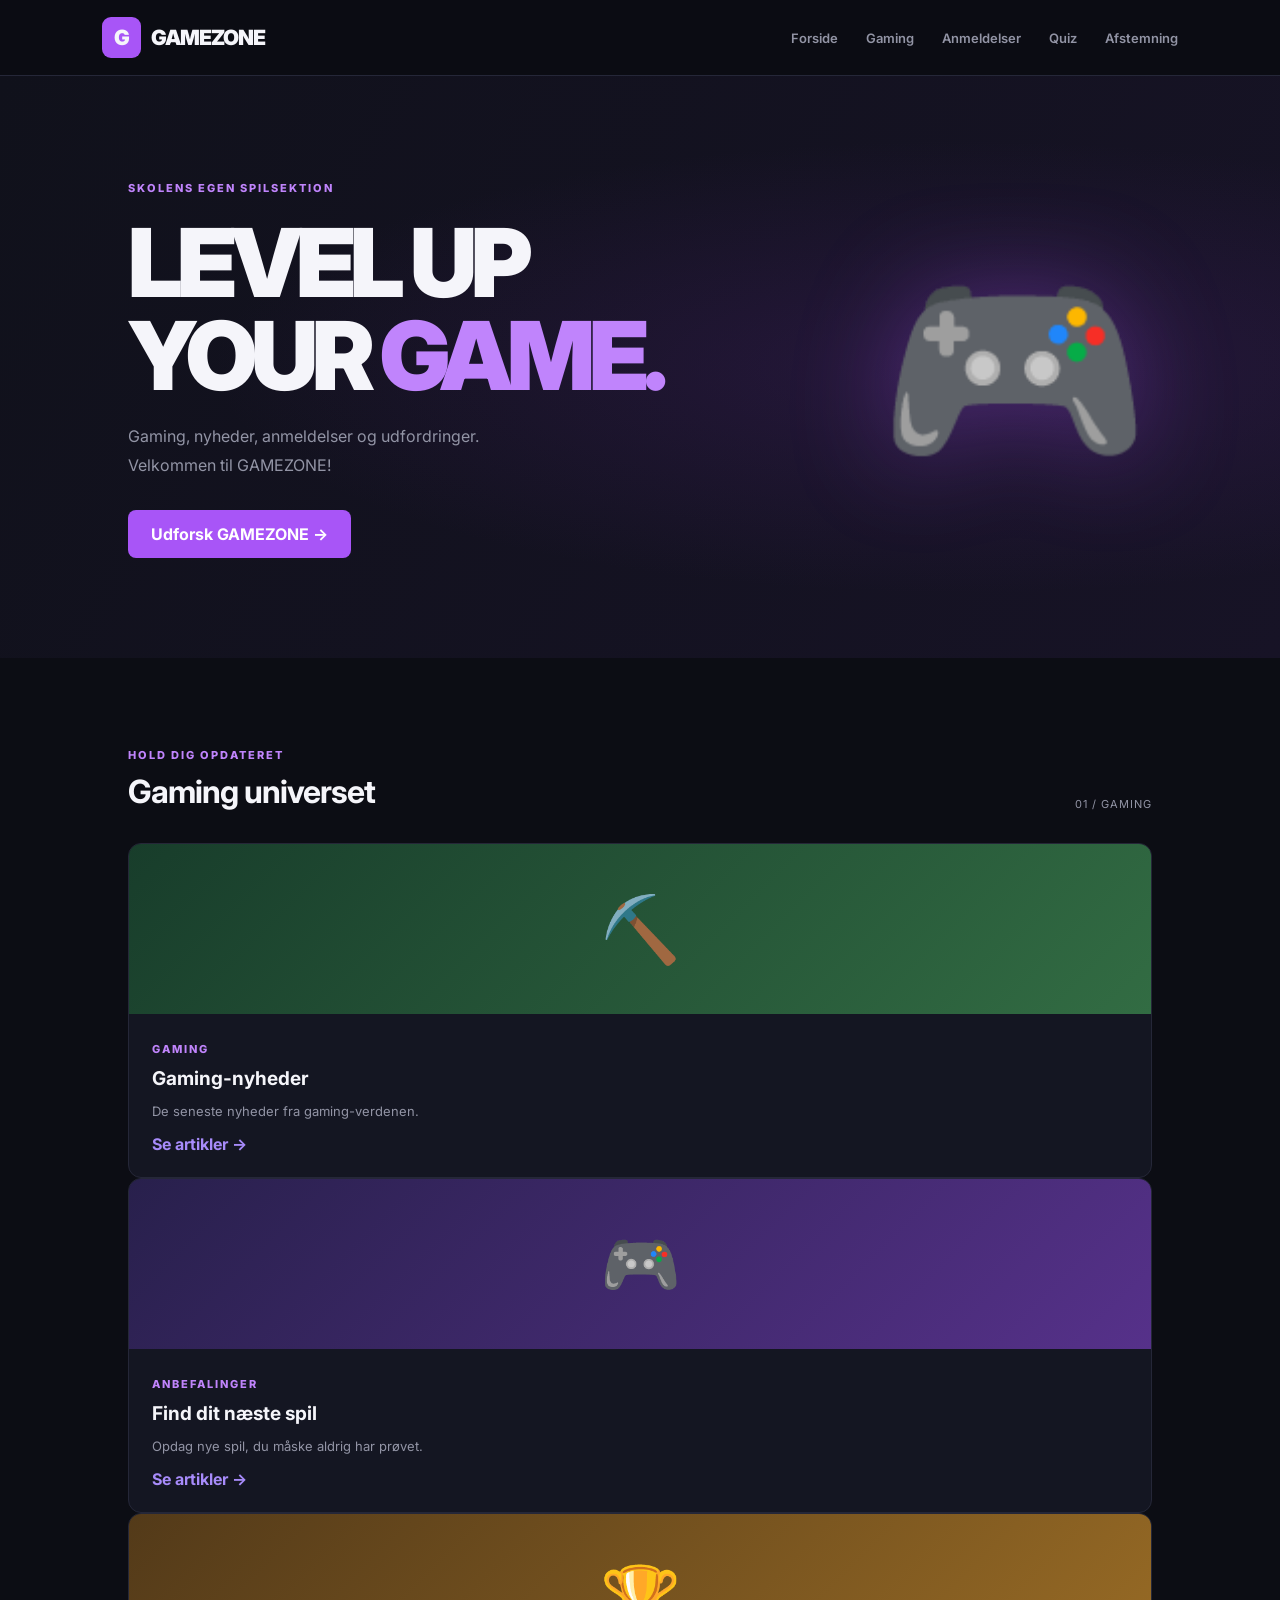
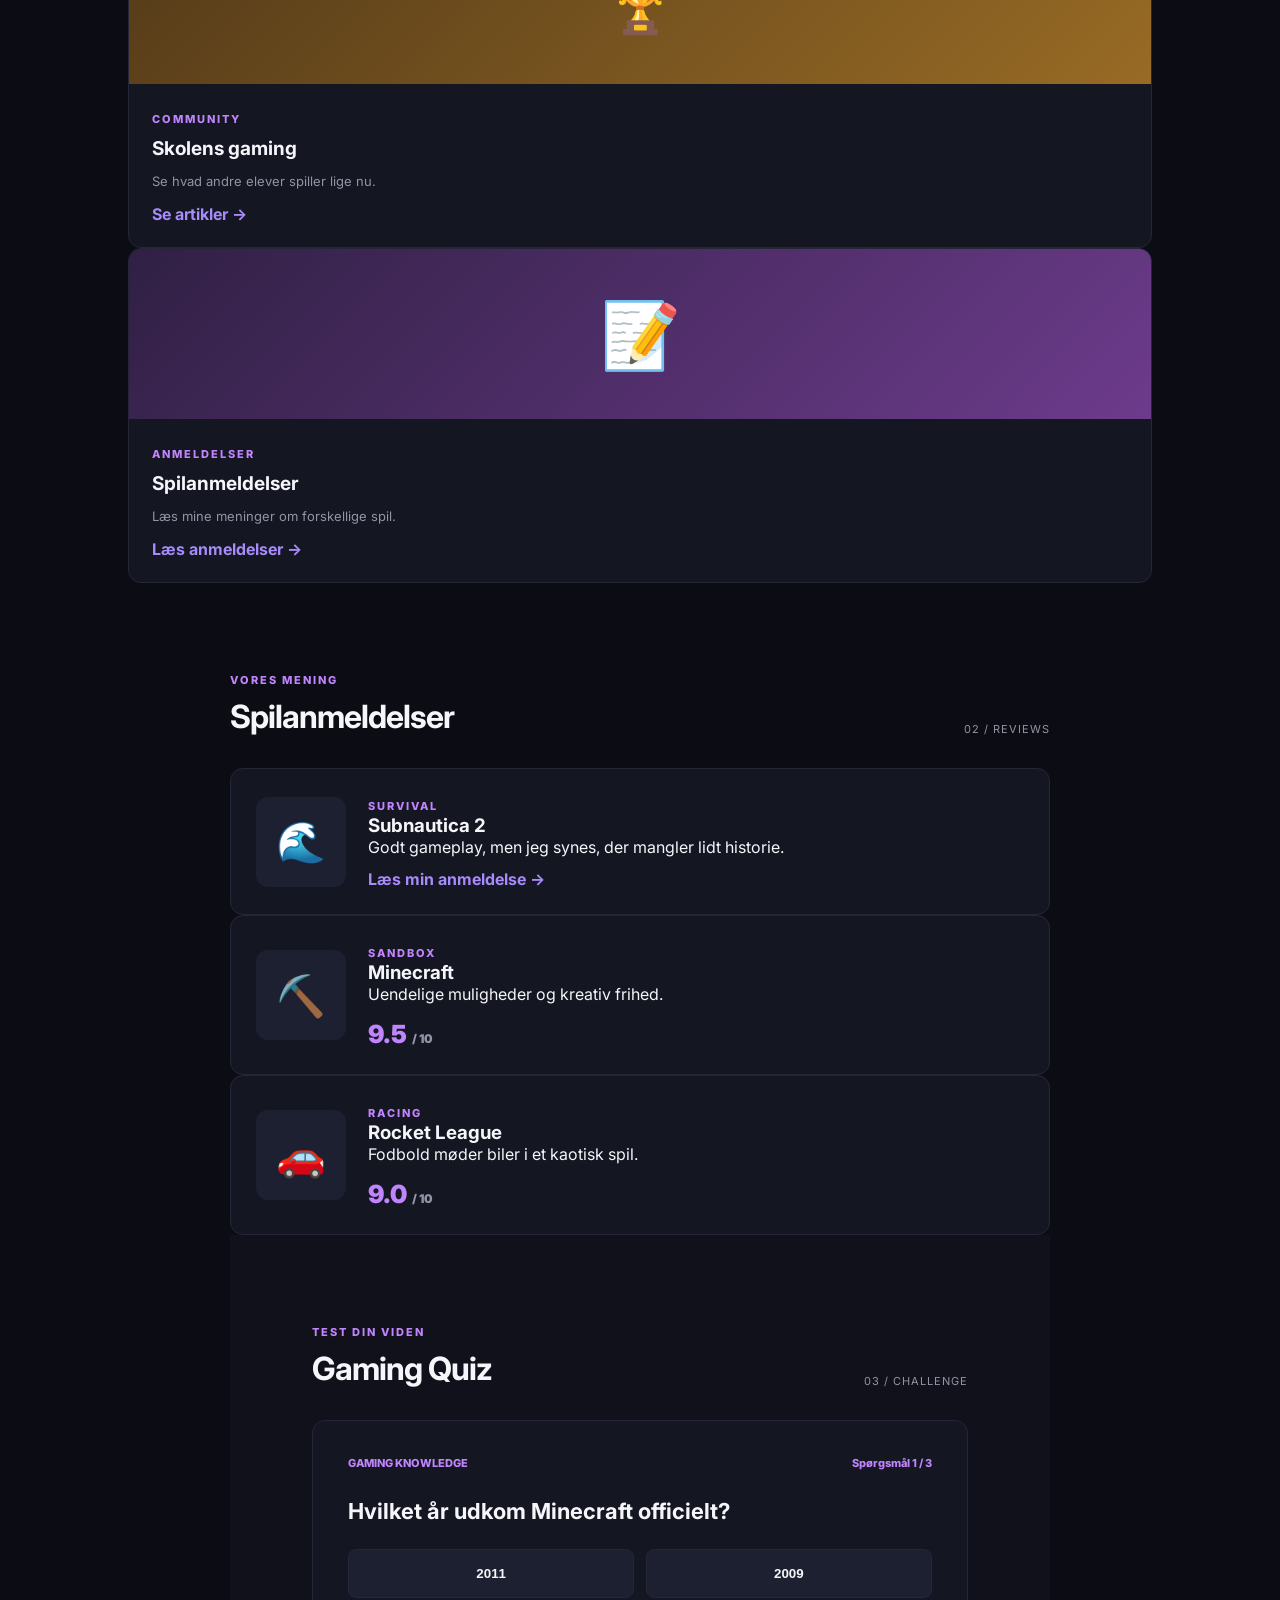
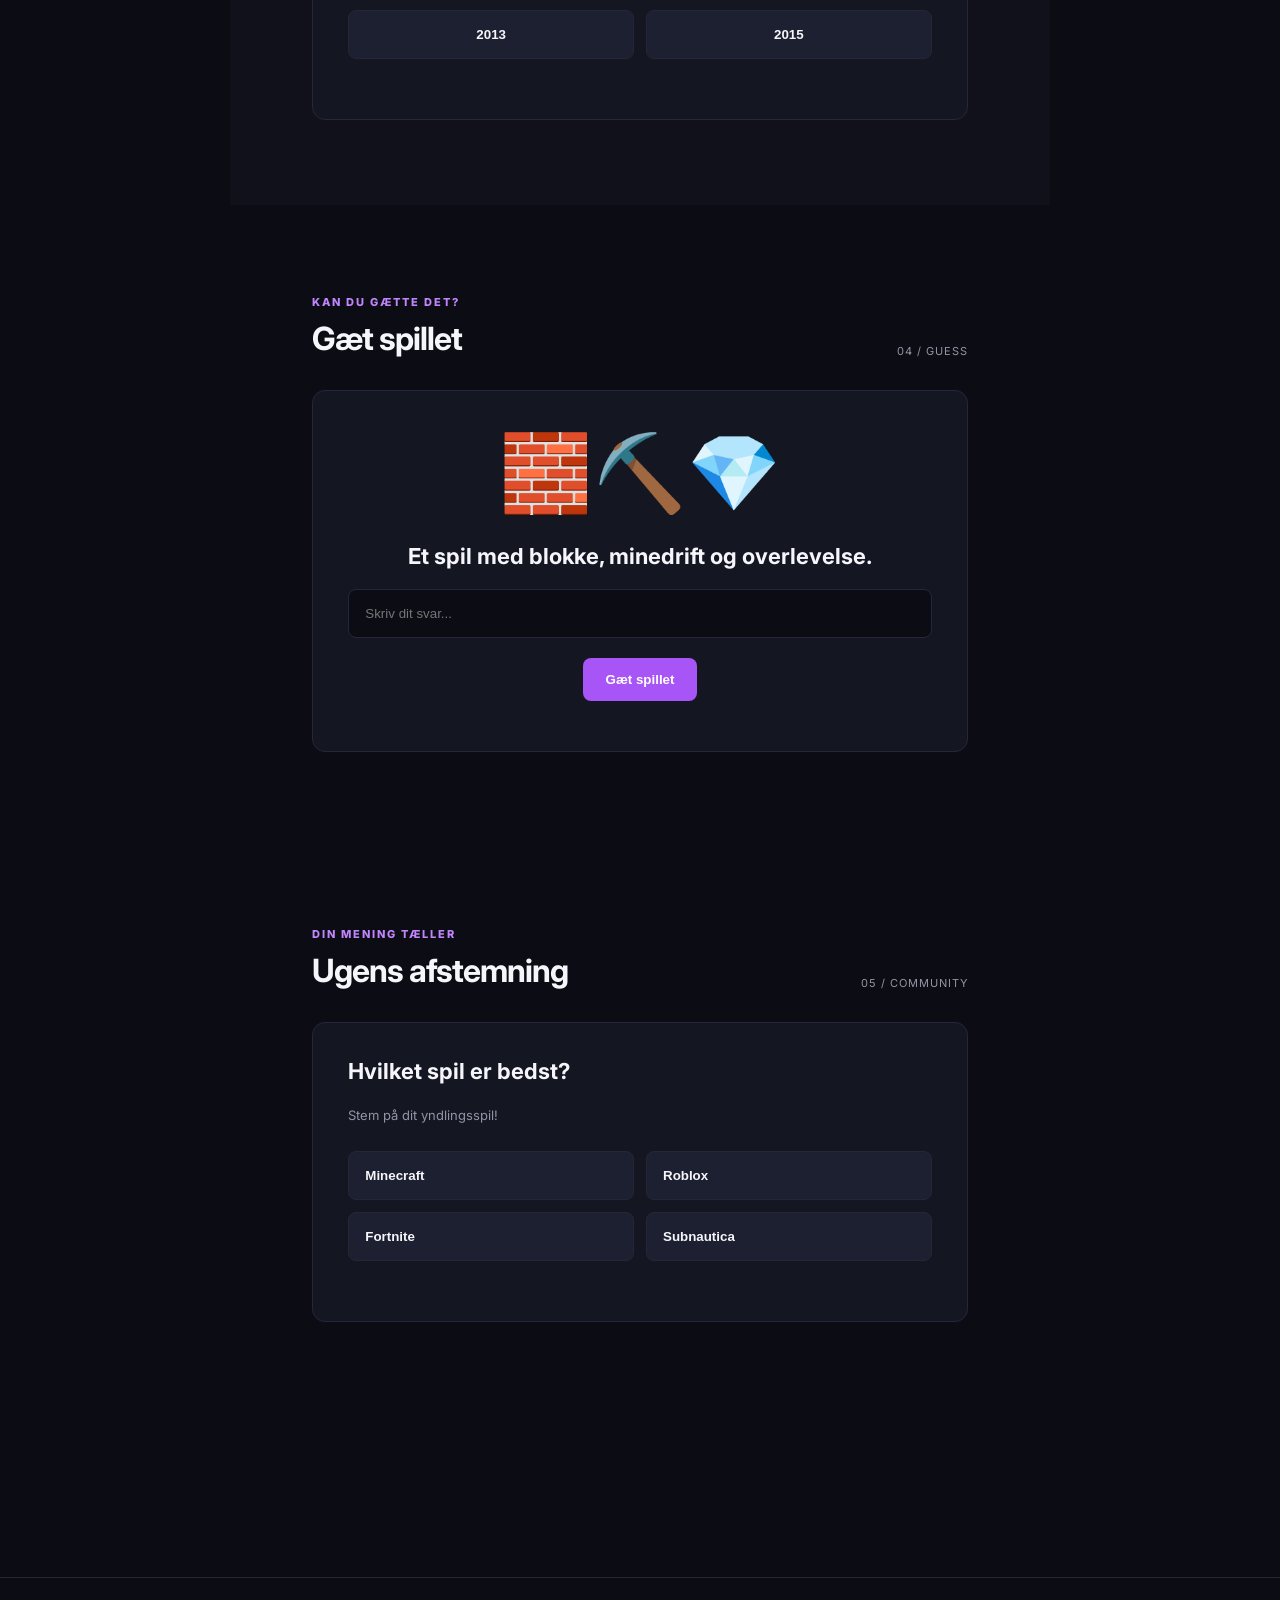
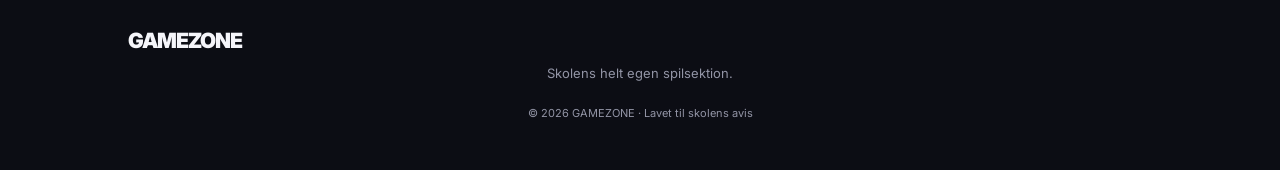
<file: index.html>
<!DOCTYPE html>
<html lang="da">
<head>
    <meta charset="UTF-8">
    <meta name="viewport" content="width=device-width, initial-scale=1.0">
    <meta name="description" content="GAMEZONE - Skolens helt egen spilsektion">
    <title>GAMEZONE | Skolens spilsektion</title>
    <link rel="stylesheet" href="css/style.css">
    <script src="js/main.js" defer></script>
</head>
<body>

<header class="navbar">
    <a href="#" class="logo">
        <span class="logo-icon">G</span>
        GAMEZONE
    </a>

    <nav>
        <a href="#home">Forside</a>
        <a href="#news">Gaming</a>
        <a href="#reviews">Anmeldelser</a>
        <a href="#quiz">Quiz</a>
        <a href="#polls">Afstemning</a>
    </nav>
</header>

<main>

    <section class="hero" id="home">
        <div class="hero-content">
            <span class="tag">SKOLENS EGEN SPILSEKTION</span>
            <h1>LEVEL UP<br>YOUR <span>GAME.</span></h1>
            <p>
                Gaming, nyheder, anmeldelser og udfordringer.
                Velkommen til GAMEZONE!
            </p>
            <a href="#news" class="btn">Udforsk GAMEZONE →</a>
        </div>
        <div class="hero-decoration">🎮</div>
    </section>

    <section class="section" id="news">
        <div class="section-heading">
            <div>
                <span class="tag">HOLD DIG OPDATERET</span>
                <h2>Gaming universet</h2>
            </div>
            <span class="section-number">01 / GAMING</span>
        </div>


<a href="category.html?category=news" class="game-card category-link">
    <div class="card-image minecraft">⛏️</div>
    <div class="card-content">
        <span class="category">GAMING</span>
        <h3>Gaming-nyheder</h3>
        <p>De seneste nyheder fra gaming-verdenen.</p>
        <span class="read-more">Se artikler →</span>
    </div>
</a>

<a href="category.html?category=recommendations" class="game-card category-link">
    <div class="card-image controller">🎮</div>
    <div class="card-content">
        <span class="category">ANBEFALINGER</span>
        <h3>Find dit næste spil</h3>
        <p>Opdag nye spil, du måske aldrig har prøvet.</p>
        <span class="read-more">Se artikler →</span>
    </div>
</a>

<a href="category.html?category=community" class="game-card category-link">
    <div class="card-image trophy">🏆</div>
    <div class="card-content">
        <span class="category">COMMUNITY</span>
        <h3>Skolens gaming</h3>
        <p>Se hvad andre elever spiller lige nu.</p>
        <span class="read-more">Se artikler →</span>
    </div>
</a>


<a href="category.html?category=reviews" class="game-card category-link">
    <div class="card-image review">📝</div>
    <div class="card-content">
        <span class="category">ANMELDELSER</span>
        <h3>Spilanmeldelser</h3>
        <p>Læs mine meninger om forskellige spil.</p>
        <span class="read-more">Læs anmeldelser →</span>
    </div>
</a>


    <section class="section" id="reviews">
        <div class="section-heading">
            <div>
                <span class="tag">VORES MENING</span>
                <h2>Spilanmeldelser</h2>
            </div>
            <span class="section-number">02 / REVIEWS</span>
        </div>


<div class="review-grid">
    <article class="review-card">
        <div class="review-icon">🌊</div>
        <div>
            <span class="category">SURVIVAL</span>
            <h3>Subnautica 2</h3>
            <p>Godt gameplay, men jeg synes, der mangler lidt historie.</p>
            <a href="article.html?id=subnautica-2" class="read-more">
                Læs min anmeldelse →
            </a>
        </div>
    </article>

    <article class="review-card">
        <div class="review-icon">⛏️</div>
        <div>
            <span class="category">SANDBOX</span>
            <h3>Minecraft</h3>
            <p>Uendelige muligheder og kreativ frihed.</p>
            <div class="rating">9.5 <span>/ 10</span></div>
        </div>
    </article>

    <article class="review-card">
        <div class="review-icon">🚗</div>
        <div>
            <span class="category">RACING</span>
            <h3>Rocket League</h3>
            <p>Fodbold møder biler i et kaotisk spil.</p>
            <div class="rating">9.0 <span>/ 10</span></div>
        </div>
    </article>
</div>


    <section class="section challenge-section" id="quiz">
        <div class="section-heading">
            <div>
                <span class="tag">TEST DIN VIDEN</span>
                <h2>Gaming Quiz</h2>
            </div>
            <span class="section-number">03 / CHALLENGE</span>
        </div>

        <div class="interactive-card">
            <div class="quiz-top">
                <span>GAMING KNOWLEDGE</span>
                <span id="quiz-progress">Spørgsmål 1 / 3</span>
            </div>

            <h3 id="quiz-question">Hvilket år udkom Minecraft officielt?</h3>

            <div id="quiz-options" class="quiz-options">
                <button class="quiz-option" data-answer="2011">2011</button>
                <button class="quiz-option" data-answer="2009">2009</button>
                <button class="quiz-option" data-answer="2013">2013</button>
                <button class="quiz-option" data-answer="2015">2015</button>
            </div>

            <p id="quiz-feedback"></p>
            <button id="next-question" class="btn" hidden>Næste spørgsmål →</button>
            <p id="quiz-score"></p>
        </div>
    </section>

    <section class="section" id="guess">
        <div class="section-heading">
            <div>
                <span class="tag">KAN DU GÆTTE DET?</span>
                <h2>Gæt spillet</h2>
            </div>
            <span class="section-number">04 / GUESS</span>
        </div>

        <div class="interactive-card guess-card">
            <div class="guess-emoji" id="guess-emoji">🧱⛏️💎</div>
            <h3 id="guess-clue">Et spil med blokke, minedrift og overlevelse.</h3>
            <input id="guess-input" type="text" placeholder="Skriv dit svar...">
            <button id="guess-submit" class="btn">Gæt spillet</button>
            <p id="guess-feedback"></p>
        </div>
    </section>

    <section class="section" id="polls">
        <div class="section-heading">
            <div>
                <span class="tag">DIN MENING TÆLLER</span>
                <h2>Ugens afstemning</h2>
            </div>
            <span class="section-number">05 / COMMUNITY</span>
        </div>

        <div class="interactive-card">
            <h3>Hvilket spil er bedst?</h3>
            <p>Stem på dit yndlingsspil!</p>

            <div class="poll-options">
                <button class="poll-option" data-poll="Minecraft">Minecraft</button>
                <button class="poll-option" data-poll="Roblox">Roblox</button>
                <button class="poll-option" data-poll="Fortnite">Fortnite</button>
                <button class="poll-option" data-poll="Subnautica">Subnautica</button>
            </div>

            <p id="poll-feedback"></p>
        </div>
    </section>

</main>

<footer>
    <a href="#" class="logo">GAMEZONE</a>
    <p>Skolens helt egen spilsektion.</p>
    <p class="copyright">© 2026 GAMEZONE · Lavet til skolens avis</p>
</footer>

</body>
</html>
</file>
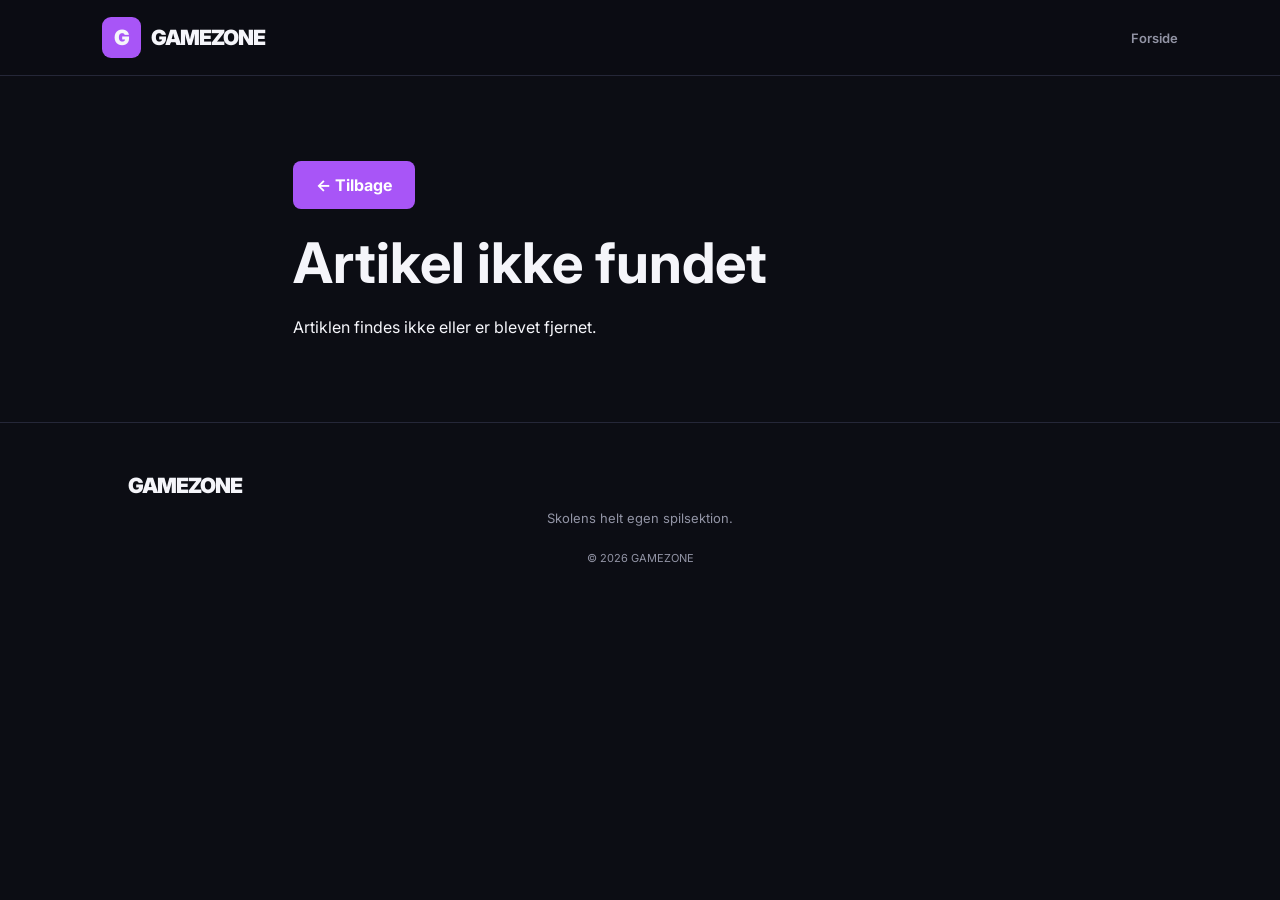
<file: article.html>
<!DOCTYPE html>
<html lang="da">
<head>
    <meta charset="UTF-8">
    <meta name="viewport" content="width=device-width, initial-scale=1.0">
    <title>GAMEZONE | Artikel</title>
    <link rel="stylesheet" href="css/style.css">
    <script src="js/articles.js" defer></script>
</head>
<body>

<header class="navbar">
    <a href="index.html" class="logo">
        <span class="logo-icon">G</span>
        GAMEZONE
    </a>
    <nav>
        <a href="index.html">Forside</a>
    </nav>
</header>

<main class="section article-page">
    <a id="back-link" href="index.html" class="btn">
        ← Tilbage
    </a>

    <article id="article-content"></article>
</main>

<footer>
    <a href="index.html" class="logo">GAMEZONE</a>
    <p>Skolens helt egen spilsektion.</p>
    <p class="copyright">© 2026 GAMEZONE</p>
</footer>

</body>
</html>
</file>
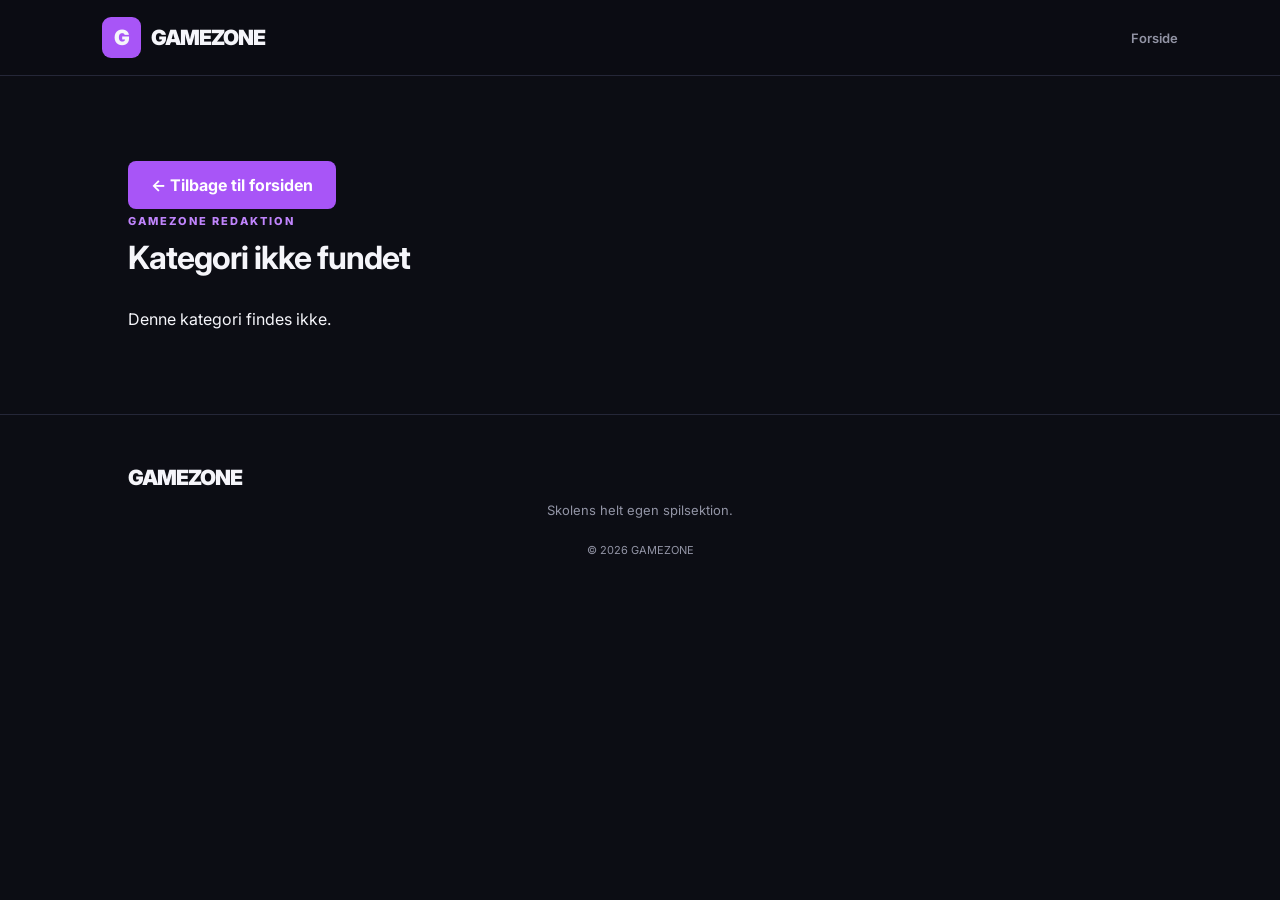
<file: category.html>
<!DOCTYPE html>
<html lang="da">
<head>
    <meta charset="UTF-8">
    <meta name="viewport" content="width=device-width, initial-scale=1.0">
    <title>GAMEZONE | Artikler</title>
    <link rel="stylesheet" href="css/style.css">
    <script src="js/articles.js" defer></script>
</head>
<body>

<header class="navbar">
    <a href="index.html" class="logo">
        <span class="logo-icon">G</span>
        GAMEZONE
    </a>
    <nav>
        <a href="index.html">Forside</a>
    </nav>
</header>

<main class="section">
    <a href="index.html" class="btn">← Tilbage til forsiden</a>

    <div class="section-heading">
        <div>
            <span class="tag">GAMEZONE REDAKTION</span>
            <h2 id="category-title">Artikler</h2>
        </div>
    </div>

    <div class="card-grid" id="article-list"></div>

    <p id="empty-message"></p>
</main>

<footer>
    <a href="index.html" class="logo">GAMEZONE</a>
    <p>Skolens helt egen spilsektion.</p>
    <p class="copyright">© 2026 GAMEZONE</p>
</footer>

</body>
</html>
</file>
<file: css/style.css>
@import url('https://fonts.googleapis.com/css2?family=Inter:wght@400;500;600;700;800;900&display=swap');

:root {
    --bg: #0c0d14;
    --surface: #141622;
    --surface-hover: #1d2030;
    --purple: #a855f7;
    --purple-light: #c084fc;
    --text: #f5f5fa;
    --muted: #9294a5;
    --border: #252738;
}

* {
    margin: 0;
    padding: 0;
    box-sizing: border-box;
    scroll-behavior: smooth;
}

body {
    background: var(--bg);
    color: var(--text);
    font-family: 'Inter', sans-serif;
}

a {
    color: inherit;
    text-decoration: none;
}

.navbar {
    height: 76px;
    padding: 0 8%;
    display: flex;
    align-items: center;
    justify-content: space-between;
    background: rgba(12, 13, 20, 0.95);
    border-bottom: 1px solid var(--border);
    position: sticky;
    top: 0;
    z-index: 100;
    backdrop-filter: blur(15px);
}

.logo {
    display: flex;
    align-items: center;
    gap: 10px;
    font-weight: 900;
    font-size: 21px;
    letter-spacing: -1px;
}

.logo-icon {
    background: var(--purple);
    padding: 8px 12px;
    border-radius: 9px;
}

nav {
    display: flex;
    gap: 28px;
}

nav a {
    color: var(--muted);
    font-size: 13px;
    font-weight: 600;
    transition: 0.2s;
}

nav a:hover {
    color: var(--purple-light);
}

.hero {
    min-height: 520px;
    padding: 100px 10%;
    display: flex;
    align-items: center;
    justify-content: space-between;
    overflow: hidden;
    background:
        radial-gradient(ellipse at 75% 50%, #48216e55, transparent 55%),
        linear-gradient(120deg, #10111b, #171326);
}

.hero-content {
    max-width: 650px;
}

.tag, .category {
    color: var(--purple-light);
    font-size: 11px;
    font-weight: 800;
    letter-spacing: 2px;
}

.hero h1 {
    font-size: clamp(55px, 8vw, 95px);
    font-weight: 900;
    line-height: 0.98;
    letter-spacing: -6px;
    margin: 20px 0;
}

.hero h1 span {
    color: var(--purple-light);
}

.hero p {
    color: var(--muted);
    line-height: 1.8;
    max-width: 440px;
    margin-bottom: 30px;
}

.hero-decoration {
    font-size: clamp(100px, 18vw, 220px);
    filter: drop-shadow(0 0 50px #a855f755);
    animation: float 4s ease-in-out infinite;
}

@keyframes float {
    50% { transform: translateY(-18px) rotate(5deg); }
}

.btn {
    display: inline-block;
    padding: 14px 23px;
    border: none;
    border-radius: 8px;
    background: var(--purple);
    color: white;
    font-weight: 700;
    cursor: pointer;
    transition: 0.2s;
}

.btn:hover {
    background: #9333ea;
    transform: translateY(-2px);
}

.section {
    padding: 85px 10%;
}

.section-heading {
    display: flex;
    justify-content: space-between;
    align-items: end;
    margin-bottom: 32px;
}

.section-heading h2 {
    font-size: 32px;
    margin-top: 9px;
    letter-spacing: -1px;
}

.section-number {
    color: var(--muted);
    font-size: 11px;
    letter-spacing: 1px;
}

.card-grid {
    display: grid;
    grid-template-columns: repeat(3, 1fr);
    gap: 22px;
}

.game-card, .review-card, .interactive-card {
    background: var(--surface);
    border: 1px solid var(--border);
    border-radius: 13px;
    overflow: hidden;
    transition: 0.25s;
}

.game-card:hover, .review-card:hover {
    transform: translateY(-5px);
    border-color: var(--purple);
}

.card-image {
    height: 170px;
    display: grid;
    place-items: center;
    font-size: 65px;
}

.minecraft {
    background: linear-gradient(135deg, #183d2b, #326c43);
}

.controller {
    background: linear-gradient(135deg, #28204c, #56318a);
}

.trophy {
    background: linear-gradient(135deg, #533a19, #986b25);
}

.review {
    background: linear-gradient(135deg, #302044, #6d3b8c);
}

.card-content {
    padding: 23px;
}

.card-content h3 {
    font-size: 19px;
    margin: 10px 0;
}

.card-content p, .interactive-card > p {
    color: var(--muted);
    font-size: 13px;
    line-height: 1.7;
}

.review-card {
    display: flex;
    align-items: center;
    gap: 22px;
    padding: 25px;
}

.review-icon {
    min-width: 90px;
    height: 90px;
    display: grid;
    place-items: center;
    border-radius: 12px;
    background: var(--surface-hover);
    font-size: 40px;
}

.rating {
    color: var(--purple-light);
    font-size: 25px;
    font-weight: 900;
    margin-top: 15px;
}

.rating span {
    font-size: 12px;
    color: var(--muted);
}

.challenge-section {
    background: #10111a;
}

.interactive-card {
    max-width: 720px;
    padding: 35px;
    margin: auto;
}

.quiz-top {
    display: flex;
    justify-content: space-between;
    color: var(--purple-light);
    font-size: 11px;
    font-weight: 800;
    margin-bottom: 28px;
}

.interactive-card h3 {
    font-size: 22px;
    margin-bottom: 20px;
}

.quiz-options, .poll-options {
    display: grid;
    grid-template-columns: repeat(2, 1fr);
    gap: 12px;
    margin: 25px 0;
}

.quiz-option, .poll-option {
    padding: 16px;
    border-radius: 8px;
    background: var(--surface-hover);
    border: 1px solid var(--border);
    color: var(--text);
    cursor: pointer;
    font-weight: 600;
    transition: 0.2s;
}

.quiz-option:hover, .poll-option:hover {
    border-color: var(--purple);
    background: #302044;
}

.quiz-option:disabled {
    cursor: default;
    opacity: 0.7;
}

#quiz-feedback, #guess-feedback, #poll-feedback {
    color: var(--purple-light);
    margin: 15px 0;
    font-size: 14px;
}

#quiz-score {
    margin-top: 15px;
    color: var(--muted);
}

#next-question[hidden] {
    display: none;
}

.guess-card {
    text-align: center;
}

.guess-emoji {
    font-size: 75px;
    margin-bottom: 25px;
}

.guess-card input {
    display: block;
    width: 100%;
    padding: 16px;
    margin: 20px 0;
    background: var(--bg);
    color: white;
    border: 1px solid var(--border);
    border-radius: 8px;
    outline: none;
}

.guess-card input:focus {
    border-color: var(--purple);
}

.poll-option {
    text-align: left;
}

footer {
    text-align: center;
    padding: 50px 10%;
    border-top: 1px solid var(--border);
}

footer p {
    color: var(--muted);
    margin-top: 12px;
    font-size: 13px;
}

.copyright {
    font-size: 11px;
    margin-top: 25px;
}

@media (max-width: 750px) {
    .navbar {
        height: auto;
        padding: 18px 5%;
        flex-wrap: wrap;
        gap: 18px;
    }

    nav {
        width: 100%;
        overflow-x: auto;
        gap: 20px;
        padding-bottom: 5px;
    }

    nav a {
        white-space: nowrap;
    }

    .hero {
        padding: 75px 7%;
    }

    .hero-decoration {
        display: none;
    }

    .hero h1 {
        letter-spacing: -3px;
    }

    .section {
        padding: 65px 7%;
    }

    .card-grid, .review-grid {
        grid-template-columns: 1fr;
    }

    .section-number {
        display: none;
    }

    .interactive-card {
        padding: 22px;
    }
}

@media (max-width: 420px) {
    .quiz-options, .poll-options {
        grid-template-columns: 1fr;
    }
}

/* Klikbare kategorier og artikler */

.category-link {
    display: block;
    color: inherit;
    text-decoration: none;
    cursor: pointer;
    transition: transform 0.25s ease;
}

.category-link:hover {
    transform: translateY(-6px);
}

.read-more {
    display: inline-block;
    margin-top: 12px;
    color: #a78bfa;
    font-weight: bold;
}

.article-card-image {
    width: 100%;
    height: 190px;
    object-fit: cover;
}

.article-page {
    max-width: 950px;
    margin: auto;
}

.article-page h1 {
    font-size: clamp(2rem, 5vw, 3.5rem);
    margin: 20px 0;
}

.article-hero-image {
    width: 100%;
    max-height: 480px;
    object-fit: cover;
    border-radius: 16px;
    margin: 25px 0;
}

.article-meta {
    opacity: 0.65;
    margin-bottom: 15px;
}

.article-description {
    font-size: 1.2rem;
    opacity: 0.85;
}

.article-body {
    max-width: 750px;
    margin: 30px auto;
    line-height: 1.8;
}

.article-body h2 {
    margin-top: 35px;
}

.article-body img {
    width: 100%;
    border-radius: 12px;
    margin: 20px 0;
}
</file>
